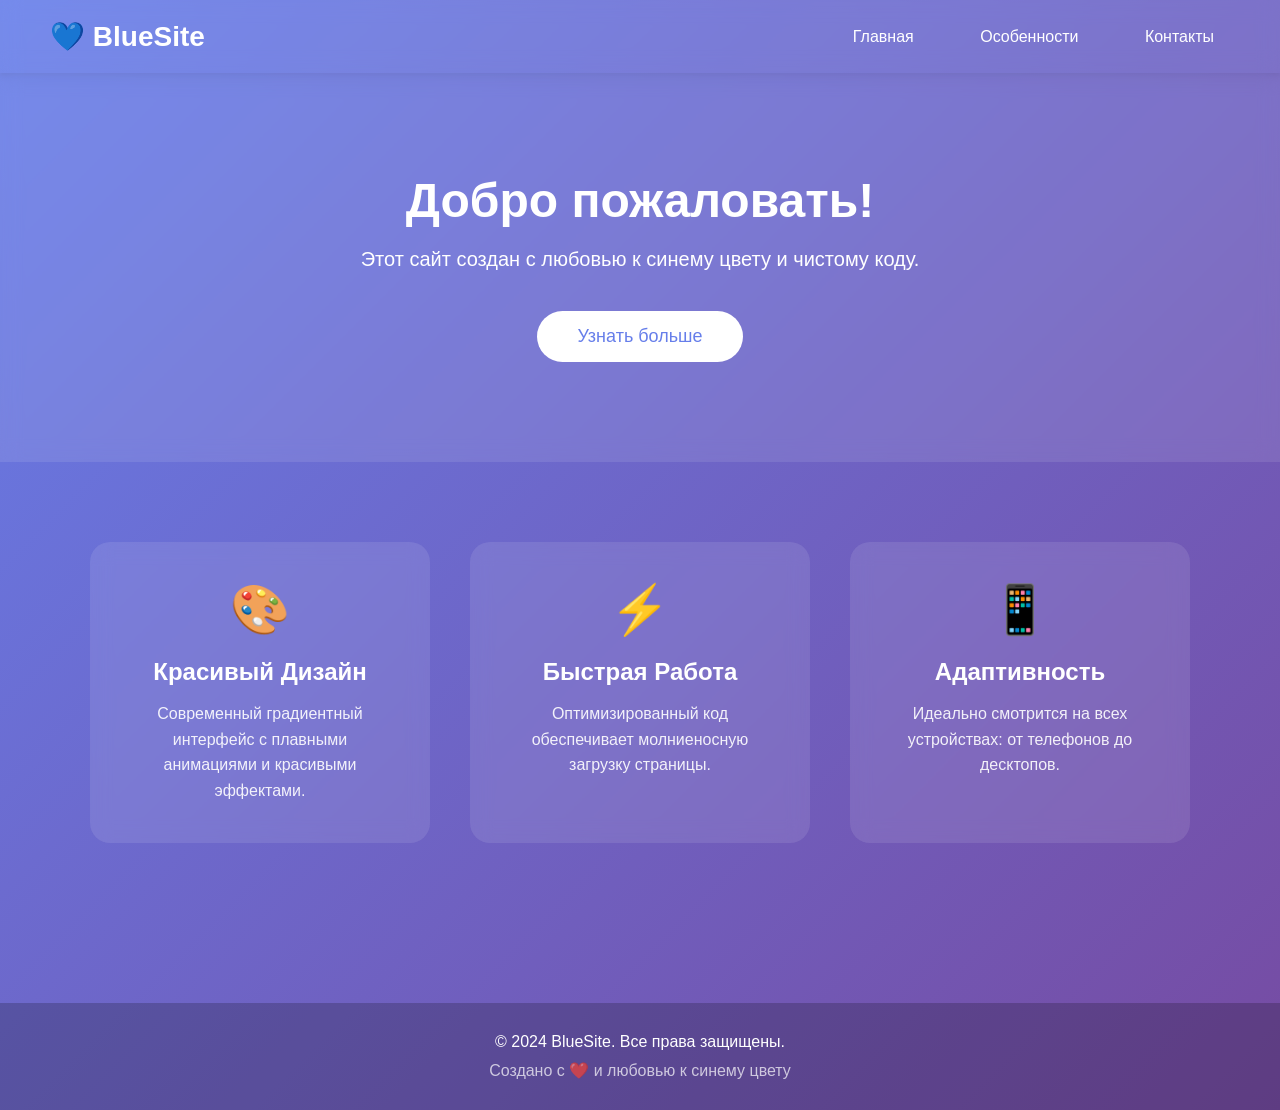
<file: index.html>
<!DOCTYPE html>
<html lang="ru">
<head>
    <meta charset="UTF-8">
    <meta name="viewport" content="width=device-width, initial-scale=1.0">
    <title>Синий Сайт</title>
    <style>
        * {
            margin: 0;
            padding: 0;
            box-sizing: border-box;
        }

        body {
            font-family: 'Segoe UI', Tahoma, Geneva, Verdana, sans-serif;
            background: linear-gradient(135deg, #667eea 0%, #764ba2 100%);
            min-height: 100vh;
            color: #fff;
        }

        .header {
            background: rgba(255, 255, 255, 0.1);
            backdrop-filter: blur(10px);
            padding: 20px 50px;
            display: flex;
            justify-content: space-between;
            align-items: center;
            box-shadow: 0 4px 6px rgba(0, 0, 0, 0.1);
        }

        .logo {
            font-size: 28px;
            font-weight: bold;
            color: #fff;
            text-decoration: none;
        }

        .nav a {
            color: #fff;
            text-decoration: none;
            margin-left: 30px;
            transition: opacity 0.3s;
            padding: 8px 16px;
            border-radius: 8px;
        }

        .nav a:hover {
            background: rgba(255, 255, 255, 0.2);
        }

        .hero {
            text-align: center;
            padding: 100px 20px;
            background: rgba(255, 255, 255, 0.1);
            backdrop-filter: blur(10px);
        }

        .hero h1 {
            font-size: 48px;
            margin-bottom: 20px;
            animation: fadeInUp 0.8s ease-out;
        }

        .hero p {
            font-size: 20px;
            margin-bottom: 40px;
            opacity: 0.9;
            animation: fadeInUp 0.8s ease-out 0.2s both;
        }

        .btn {
            background: #fff;
            color: #667eea;
            padding: 15px 40px;
            border: none;
            border-radius: 50px;
            font-size: 18px;
            cursor: pointer;
            transition: transform 0.3s, box-shadow 0.3s;
            text-decoration: none;
            display: inline-block;
            animation: fadeInUp 0.8s ease-out 0.4s both;
        }

        .btn:hover {
            transform: translateY(-3px);
            box-shadow: 0 10px 20px rgba(0, 0, 0, 0.2);
        }

        .features {
            padding: 80px 50px;
            display: grid;
            grid-template-columns: repeat(auto-fit, minmax(300px, 1fr));
            gap: 40px;
            max-width: 1200px;
            margin: 0 auto;
        }

        .feature-card {
            background: rgba(255, 255, 255, 0.1);
            backdrop-filter: blur(10px);
            padding: 40px;
            border-radius: 20px;
            text-align: center;
            transition: transform 0.3s, box-shadow 0.3s;
        }

        .feature-card:hover {
            transform: translateY(-10px);
            box-shadow: 0 20px 40px rgba(0, 0, 0, 0.2);
        }

        .feature-icon {
            font-size: 48px;
            margin-bottom: 20px;
        }

        .feature-card h3 {
            margin-bottom: 15px;
            font-size: 24px;
        }

        .feature-card p {
            opacity: 0.9;
            line-height: 1.6;
        }

        .footer {
            background: rgba(0, 0, 0, 0.2);
            text-align: center;
            padding: 30px;
            margin-top: 80px;
        }

        @keyframes fadeInUp {
            from {
                opacity: 0;
                transform: translateY(30px);
            }
            to {
                opacity: 1;
                transform: translateY(0);
            }
        }

        @media (max-width: 768px) {
            .header {
                flex-direction: column;
                gap: 20px;
            }

            .nav a {
                margin: 0 10px;
            }

            .hero h1 {
                font-size: 32px;
            }

            .features {
                padding: 40px 20px;
            }
        }
    </style>
</head>
<body>
    <header class="header">
        <a href="#" class="logo">💙 BlueSite</a>
        <nav class="nav">
            <a href="#home">Главная</a>
            <a href="#features">Особенности</a>
            <a href="#contact">Контакты</a>
        </nav>
    </header>

    <section class="hero" id="home">
        <h1>Добро пожаловать!</h1>
        <p>Этот сайт создан с любовью к синему цвету и чистому коду.</p>
        <a href="#features" class="btn">Узнать больше</a>
    </section>

    <section class="features" id="features">
        <div class="feature-card">
            <div class="feature-icon">🎨</div>
            <h3>Красивый Дизайн</h3>
            <p>Современный градиентный интерфейс с плавными анимациями и красивыми эффектами.</p>
        </div>
        <div class="feature-card">
            <div class="feature-icon">⚡</div>
            <h3>Быстрая Работа</h3>
            <p>Оптимизированный код обеспечивает молниеносную загрузку страницы.</p>
        </div>
        <div class="feature-card">
            <div class="feature-icon">📱</div>
            <h3>Адаптивность</h3>
            <p>Идеально смотрится на всех устройствах: от телефонов до десктопов.</p>
        </div>
    </section>

    <footer class="footer" id="contact">
        <p>© 2024 BlueSite. Все права защищены.</p>
        <p style="margin-top: 10px; opacity: 0.7;">Создано с ❤️ и любовью к синему цвету</p>
    </footer>
</body>
</html>
</file>
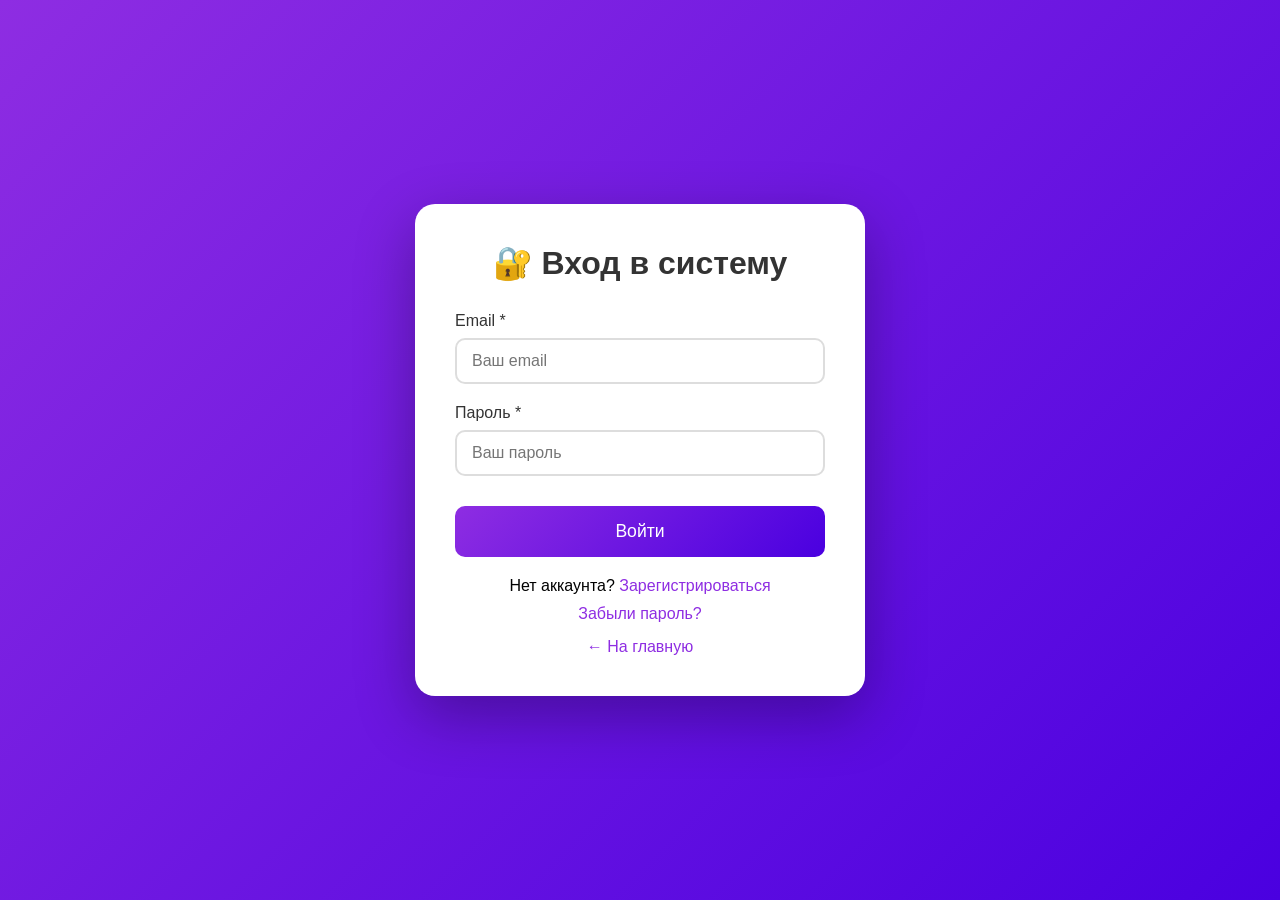
<file: login.html>
<!DOCTYPE html>
<html lang="ru">
<head>
    <meta charset="UTF-8">
    <title>Вход</title>
    <style>
        * { margin: 0; padding: 0; box-sizing: border-box; font-family: 'Segoe UI', sans-serif; }
        body { min-height: 100vh; background: linear-gradient(135deg, #8E2DE2, #4A00E0); display: flex; justify-content: center; align-items: center; padding: 20px; }
        .container { background: white; border-radius: 20px; padding: 40px; max-width: 450px; width: 100%; box-shadow: 0 20px 60px rgba(0,0,0,0.3); }
        h1 { color: #333; text-align: center; margin-bottom: 30px; }
        .form-group { margin-bottom: 20px; }
        label { display: block; color: #333; margin-bottom: 8px; font-weight: 500; }
        input { width: 100%; padding: 12px 15px; border: 2px solid #ddd; border-radius: 10px; font-size: 1em; }
        input:focus { outline: none; border-color: #8E2DE2; }
        button { width: 100%; padding: 15px; background: linear-gradient(135deg, #8E2DE2, #4A00E0); color: white; border: none; border-radius: 10px; font-size: 1.1em; cursor: pointer; transition: all 0.3s ease; margin-top: 10px; }
        button:hover { transform: translateY(-3px); box-shadow: 0 10px 20px rgba(142,45,226,0.4); }
        .links { text-align: center; margin-top: 20px; }
        .links a { color: #8E2DE2; text-decoration: none; font-weight: 500; }
        .back-link { display: inline-block; margin-top: 15px; color: #666; text-decoration: none; }
        .back-link:hover { color: #8E2DE2; }
    </style>
</head>
<body>
    <div class="container">
        <h1>🔐 Вход в систему</h1>
        <form onsubmit="alert('Вход выполнен!'); return false;">
            <div class="form-group"><label for="email">Email *</label><input type="email" id="email" required placeholder="Ваш email"></div>
            <div class="form-group"><label for="password">Пароль *</label><input type="password" id="password" required placeholder="Ваш пароль"></div>
            <button type="submit">Войти</button>
        </form>
        <div class="links">
            <p>Нет аккаунта? <a href="register.html">Зарегистрироваться</a></p>
            <p style="margin-top:10px"><a href="#">Забыли пароль?</a></p>
            <a href="index.html" class="back-link">← На главную</a>
        </div>
    </div>
</body>
</html>
</file>
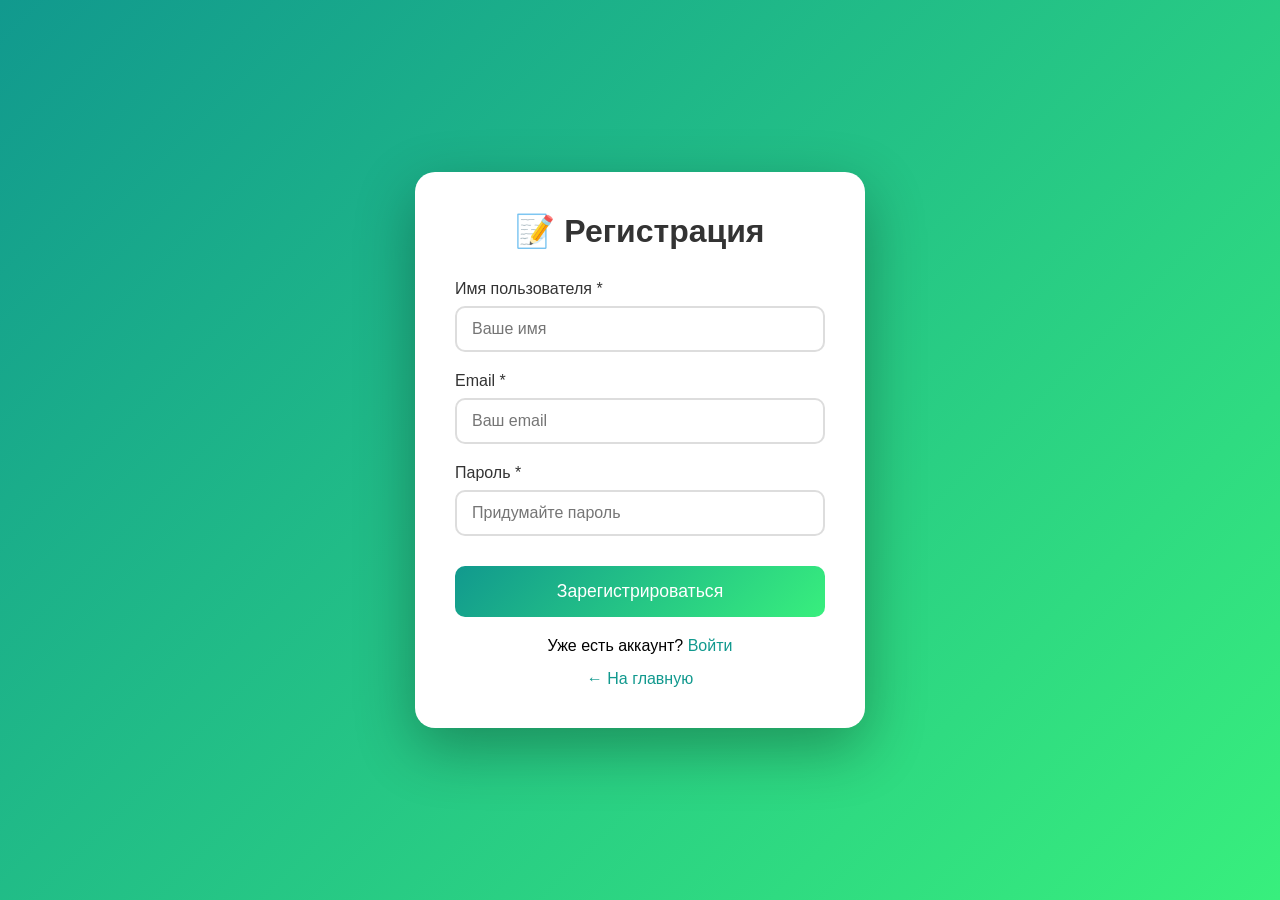
<file: register.html>
<!DOCTYPE html>
<html lang="ru">
<head>
    <meta charset="UTF-8">
    <title>Регистрация</title>
    <style>
        * { margin: 0; padding: 0; box-sizing: border-box; font-family: 'Segoe UI', sans-serif; }
        body { min-height: 100vh; background: linear-gradient(135deg, #11998e, #38ef7d); display: flex; justify-content: center; align-items: center; padding: 20px; }
        .container { background: white; border-radius: 20px; padding: 40px; max-width: 450px; width: 100%; box-shadow: 0 20px 60px rgba(0,0,0,0.3); }
        h1 { color: #333; text-align: center; margin-bottom: 30px; }
        .form-group { margin-bottom: 20px; }
        label { display: block; color: #333; margin-bottom: 8px; font-weight: 500; }
        input { width: 100%; padding: 12px 15px; border: 2px solid #ddd; border-radius: 10px; font-size: 1em; }
        input:focus { outline: none; border-color: #11998e; }
        button { width: 100%; padding: 15px; background: linear-gradient(135deg, #11998e, #38ef7d); color: white; border: none; border-radius: 10px; font-size: 1.1em; cursor: pointer; transition: all 0.3s ease; margin-top: 10px; }
        button:hover { transform: translateY(-3px); box-shadow: 0 10px 20px rgba(17,153,142,0.4); }
        .links { text-align: center; margin-top: 20px; }
        .links a { color: #11998e; text-decoration: none; font-weight: 500; }
        .back-link { display: inline-block; margin-top: 15px; color: #666; text-decoration: none; }
        .back-link:hover { color: #11998e; }
    </style>
</head>
<body>
    <div class="container">
        <h1>📝 Регистрация</h1>
        <form onsubmit="alert('Зарегистрировано!'); return false;">
            <div class="form-group"><label for="name">Имя пользователя *</label><input type="text" id="name" required placeholder="Ваше имя"></div>
            <div class="form-group"><label for="email">Email *</label><input type="email" id="email" required placeholder="Ваш email"></div>
            <div class="form-group"><label for="password">Пароль *</label><input type="password" id="password" required placeholder="Придумайте пароль"></div>
            <button type="submit">Зарегистрироваться</button>
        </form>
        <div class="links">
            <p>Уже есть аккаунт? <a href="login.html">Войти</a></p>
            <a href="index.html" class="back-link">← На главную</a>
        </div>
    </div>
</body>
</html>
</file>
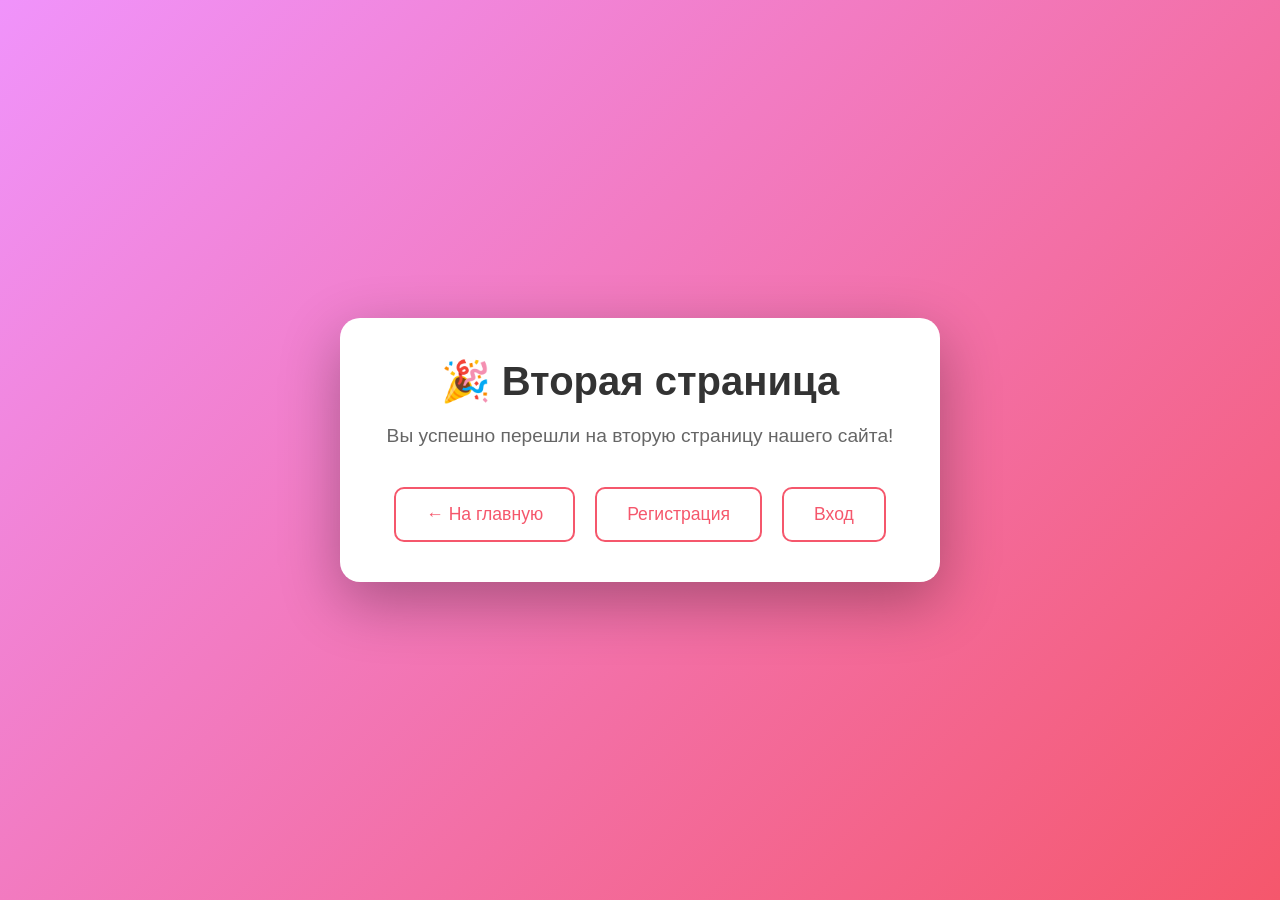
<file: second.html>
<!DOCTYPE html>
<html lang="ru">
<head>
    <meta charset="UTF-8">
    <title>Вторая страница</title>
    <style>
        * { margin: 0; padding: 0; box-sizing: border-box; font-family: 'Segoe UI', sans-serif; }
        body { min-height: 100vh; background: linear-gradient(135deg, #f093fb, #f5576c); display: flex; justify-content: center; align-items: center; }
        .container { text-align: center; padding: 40px; background: white; border-radius: 20px; max-width: 600px; width: 90%; box-shadow: 0 20px 60px rgba(0,0,0,0.3); }
        h1 { color: #333; margin-bottom: 20px; font-size: 2.5em; }
        p { color: #666; margin-bottom: 40px; font-size: 1.2em; }
        .buttons { display: flex; gap: 20px; justify-content: center; flex-wrap: wrap; }
        .btn { padding: 15px 30px; border: none; border-radius: 10px; font-size: 1.1em; cursor: pointer; transition: all 0.3s ease; text-decoration: none; display: inline-block; }
        .btn-secondary { background: white; color: #f5576c; border: 2px solid #f5576c; }
        .btn-secondary:hover { background: #f5576c; color: white; transform: translateY(-3px); }
    </style>
</head>
<body>
    <div class="container">
        <h1>🎉 Вторая страница</h1>
        <p>Вы успешно перешли на вторую страницу нашего сайта!</p>
        <div class="buttons">
            <a href="index.html" class="btn btn-secondary">← На главную</a>
            <a href="register.html" class="btn btn-secondary">Регистрация</a>
            <a href="login.html" class="btn btn-secondary">Вход</a>
        </div>
    </div>
</body>
</html>
</file>
